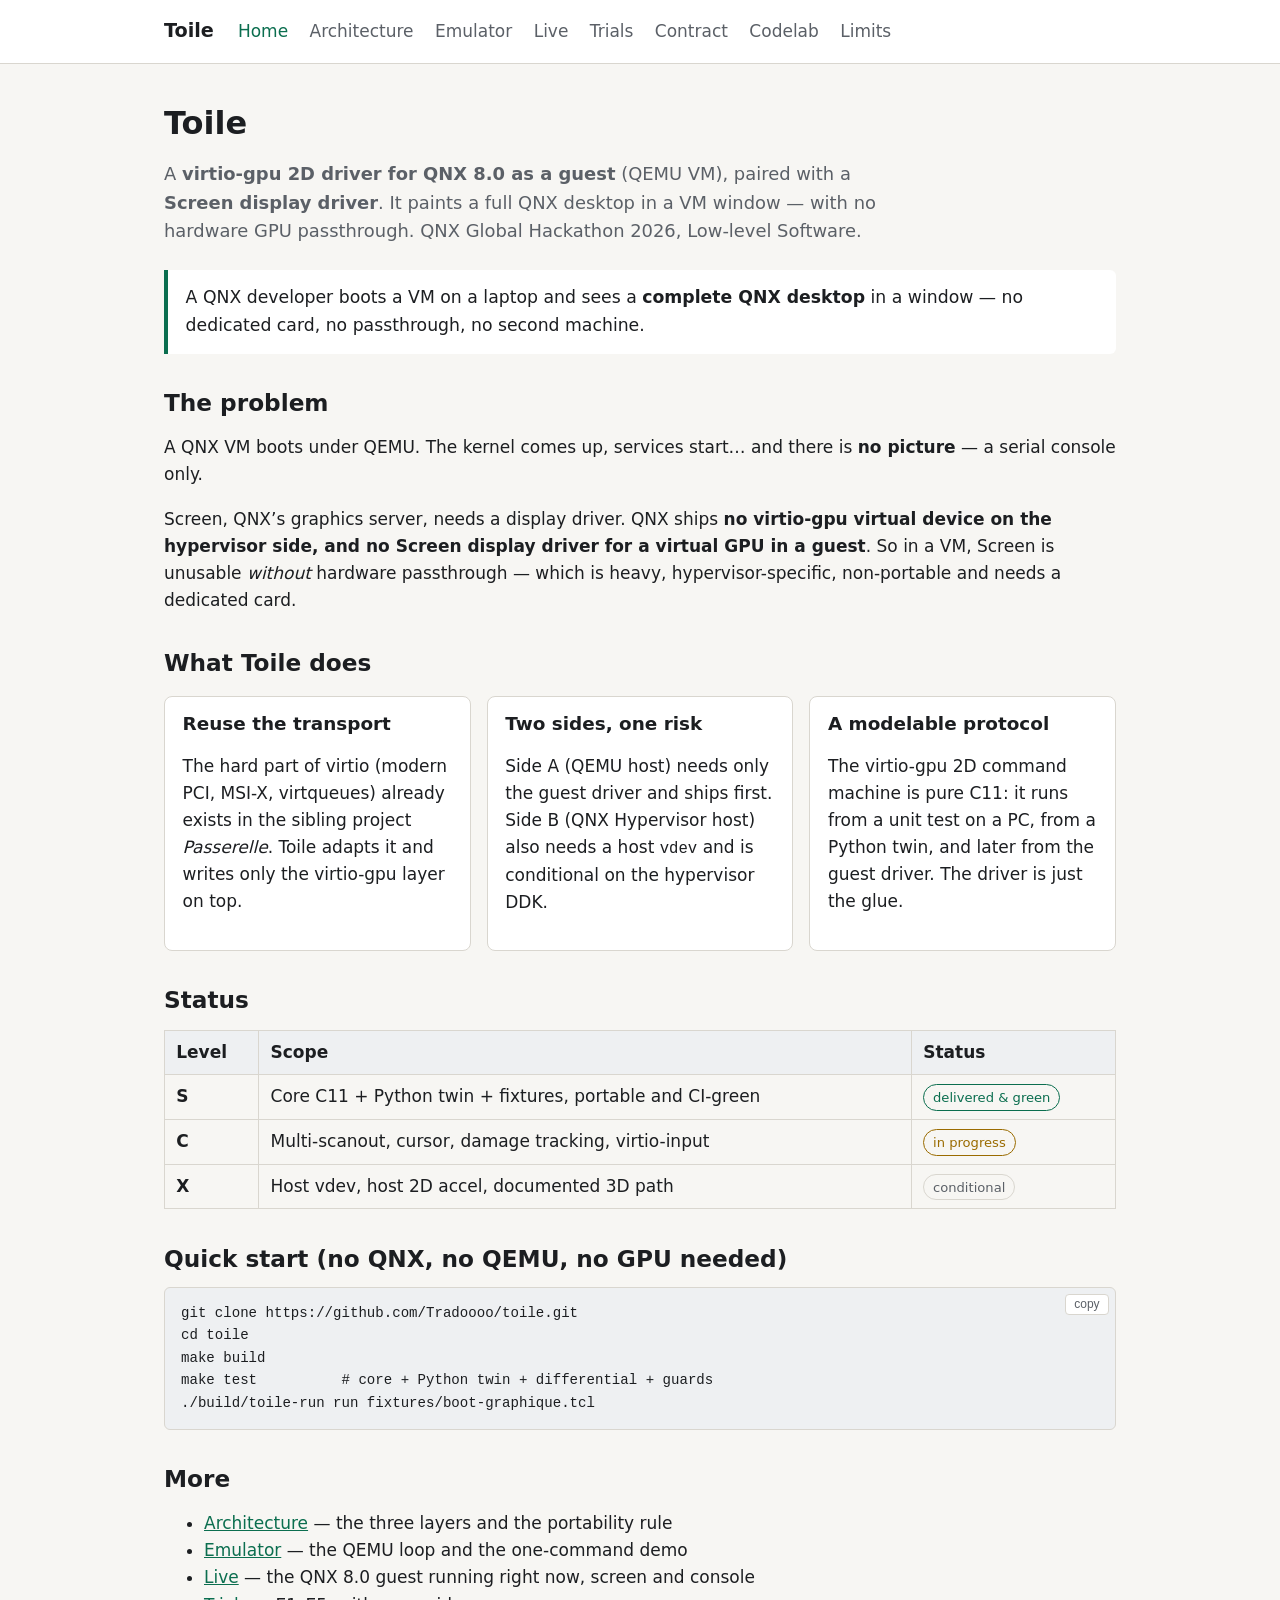
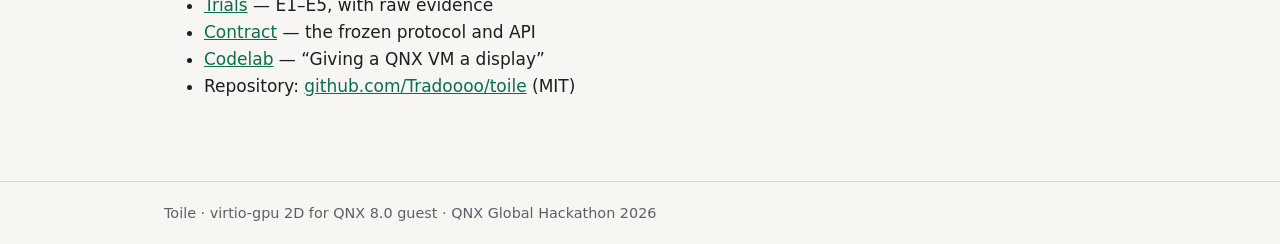
<file: site/index.html>
<!DOCTYPE html>
<html lang="en">
<head>
  <meta charset="utf-8">
  <meta name="viewport" content="width=device-width, initial-scale=1">
  <title>Toile — a display for QNX in a VM</title>
  <meta name="description" content="Toile is a virtio-gpu 2D driver for QNX 8.0 guest (QEMU VM) plus a Screen display driver: it gives a full QNX desktop in a VM with no GPU passthrough.">
  <link rel="stylesheet" href="assets/style.css">
</head>
<body>
<header class="site"><div class="wrap">
  <span class="brand">Toile</span>
  <button id="nav-toggle" aria-expanded="false" aria-controls="nav">menu</button>
  <nav id="nav" aria-label="Main">
    <a href="index.html" aria-current="page">Home</a>
    <a href="architecture.html">Architecture</a>
    <a href="emulator.html">Emulator</a>
    <a href="emulator-live.html">Live</a>
    <a href="trials.html">Trials</a>
    <a href="contract.html">Contract</a>
    <a href="codelab.html">Codelab</a>
    <a href="limits.html">Limits</a>
  </nav>
</div></header>

<main>
  <h1>Toile</h1>
  <p class="lede">A <strong>virtio-gpu 2D driver for QNX 8.0 as a guest</strong> (QEMU VM),
  paired with a <strong>Screen display driver</strong>. It paints a full QNX desktop in a
  VM window — with no hardware GPU passthrough. QNX Global Hackathon 2026, Low-level Software.</p>

  <div class="promise"><p>A QNX developer boots a VM on a laptop and sees a <strong>complete QNX
  desktop</strong> in a window — no dedicated card, no passthrough, no second machine.</p></div>

  <h2>The problem</h2>
  <p>A QNX VM boots under QEMU. The kernel comes up, services start&hellip; and there is
  <strong>no picture</strong> — a serial console only.</p>
  <p>Screen, QNX&rsquo;s graphics server, needs a display driver. QNX ships <strong>no virtio-gpu
  virtual device on the hypervisor side, and no Screen display driver for a virtual GPU in a
  guest</strong>. So in a VM, Screen is unusable <em>without</em> hardware passthrough — which is
  heavy, hypervisor-specific, non-portable and needs a dedicated card.</p>

  <h2>What Toile does</h2>
  <div class="grid">
    <div class="card"><h3>Reuse the transport</h3>
      <p>The hard part of virtio (modern PCI, MSI-X, virtqueues) already exists in the sibling
      project <em>Passerelle</em>. Toile adapts it and writes only the virtio-gpu layer on top.</p></div>
    <div class="card"><h3>Two sides, one risk</h3>
      <p>Side A (QEMU host) needs only the guest driver and ships first. Side B (QNX Hypervisor
      host) also needs a host <code>vdev</code> and is conditional on the hypervisor DDK.</p></div>
    <div class="card"><h3>A modelable protocol</h3>
      <p>The virtio-gpu 2D command machine is pure C11: it runs from a unit test on a PC, from a
      Python twin, and later from the guest driver. The driver is just the glue.</p></div>
  </div>

  <h2>Status</h2>
  <table>
    <tr><th>Level</th><th>Scope</th><th>Status</th></tr>
    <tr><td><strong>S</strong></td><td>Core C11 + Python twin + fixtures, portable and CI-green</td><td><span class="badge pos">delivered &amp; green</span></td></tr>
    <tr><td><strong>C</strong></td><td>Multi-scanout, cursor, damage tracking, virtio-input</td><td><span class="badge part">in progress</span></td></tr>
    <tr><td><strong>X</strong></td><td>Host vdev, host 2D accel, documented 3D path</td><td><span class="badge na">conditional</span></td></tr>
  </table>

  <h2>Quick start (no QNX, no QEMU, no GPU needed)</h2>
  <pre><code>git clone https://github.com/Tradoooo/toile.git
cd toile
make build
make test          # core + Python twin + differential + guards
./build/toile-run run fixtures/boot-graphique.tcl</code></pre>

  <h2>More</h2>
  <ul>
    <li><a href="architecture.html">Architecture</a> — the three layers and the portability rule</li>
    <li><a href="emulator.html">Emulator</a> — the QEMU loop and the one-command demo</li>
    <li><a href="emulator-live.html">Live</a> — the QNX 8.0 guest running right now, screen and console</li>
    <li><a href="trials.html">Trials</a> — E1&ndash;E5, with raw evidence</li>
    <li><a href="contract.html">Contract</a> — the frozen protocol and API</li>
    <li><a href="codelab.html">Codelab</a> — &ldquo;Giving a QNX VM a display&rdquo;</li>
    <li>Repository: <a href="https://github.com/Tradoooo/toile">github.com/Tradoooo/toile</a> (MIT)</li>
  </ul>
</main>

<footer class="site"><div class="wrap">Toile &middot; virtio-gpu 2D for QNX 8.0 guest &middot; QNX Global Hackathon 2026</div></footer>
<script src="assets/site.js"></script>
</body>
</html>
</file>
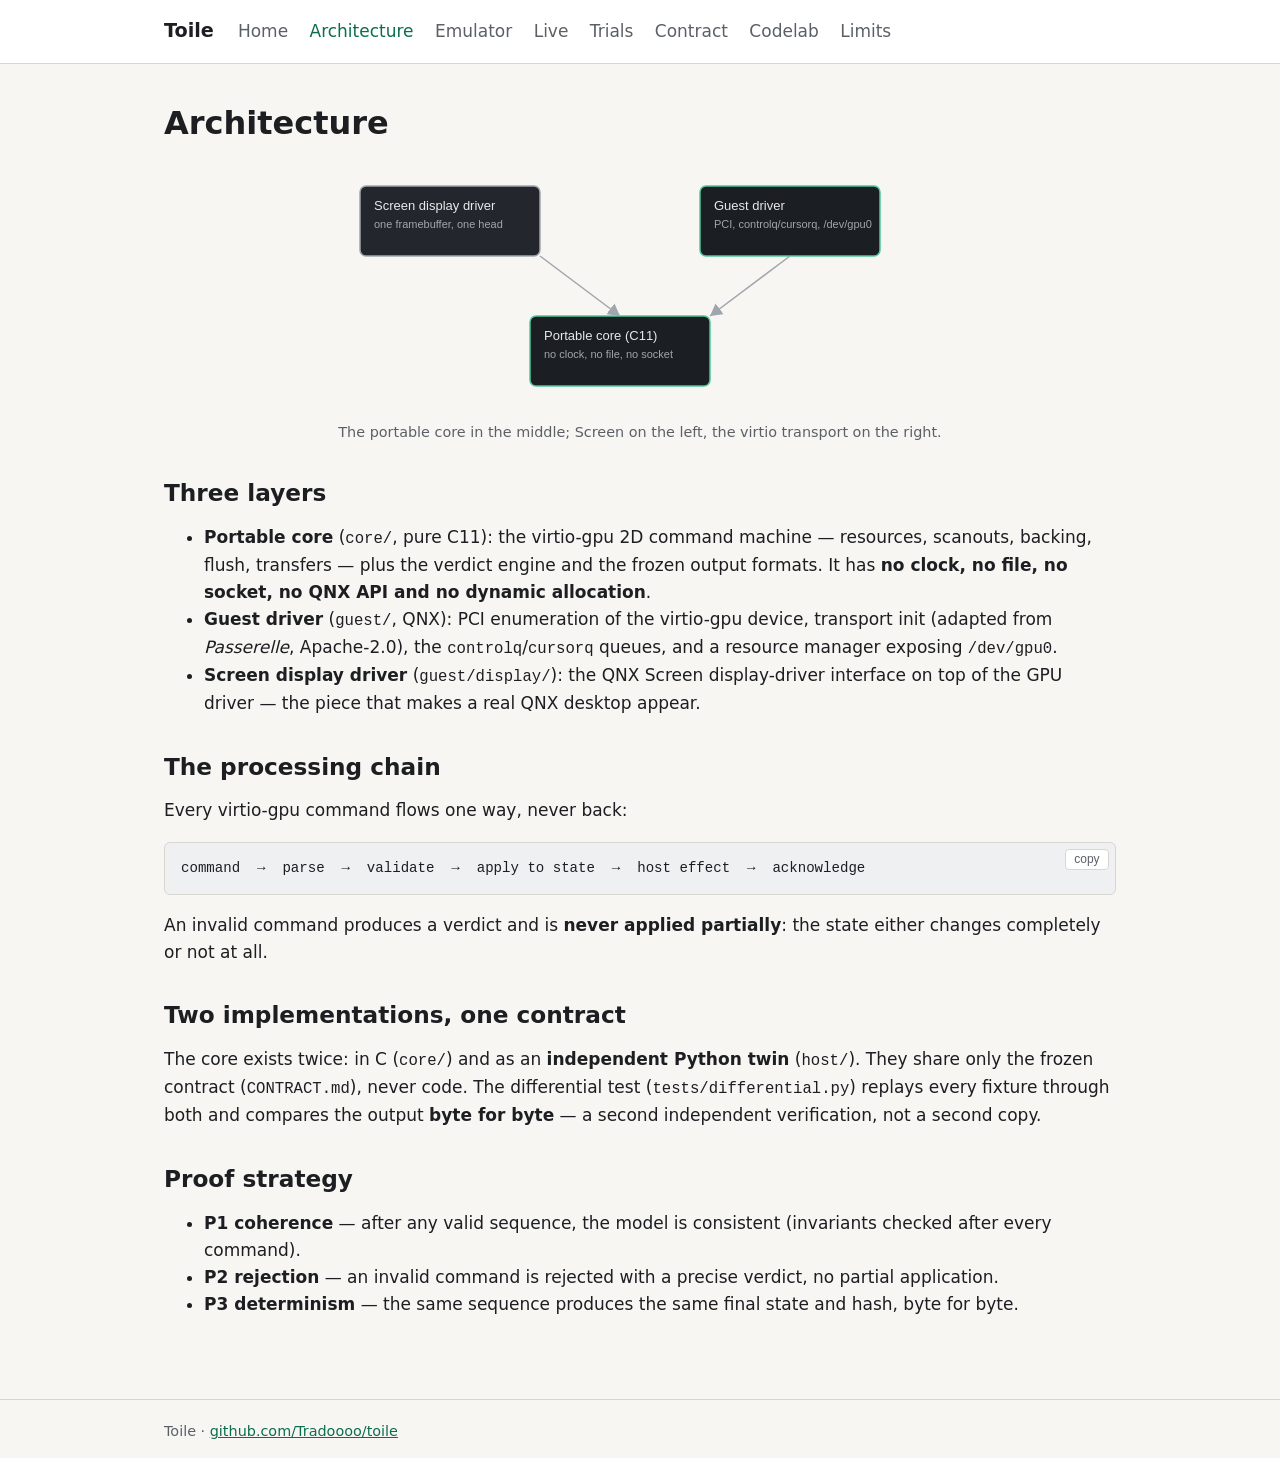
<file: site/architecture.html>
<!DOCTYPE html>
<html lang="en">
<head>
  <meta charset="utf-8">
  <meta name="viewport" content="width=device-width, initial-scale=1">
  <title>Toile — architecture</title>
  <meta name="description" content="Toile architecture: portable C11 core, QNX guest driver, Screen display driver, and the differential Python twin.">
  <link rel="stylesheet" href="assets/style.css">
</head>
<body>
<header class="site"><div class="wrap">
  <span class="brand">Toile</span>
  <button id="nav-toggle" aria-expanded="false" aria-controls="nav">menu</button>
  <nav id="nav" aria-label="Main">
    <a href="index.html">Home</a>
    <a href="architecture.html" aria-current="page">Architecture</a>
    <a href="emulator.html">Emulator</a>
    <a href="emulator-live.html">Live</a>
    <a href="trials.html">Trials</a>
    <a href="contract.html">Contract</a>
    <a href="codelab.html">Codelab</a>
    <a href="limits.html">Limits</a>
  </nav>
</div></header>

<main>
  <h1>Architecture</h1>

  <figure>
    <svg width="600" height="240" viewBox="0 0 600 240" role="img"
         aria-label="Three layers: portable core, guest driver, Screen display driver.">
      <style>
        .box { fill: #1b1e23; stroke: #4fc89a; stroke-width: 1.5; }
        .box.lt { fill: #23272d; stroke: #a0a6ad; }
        .t { fill: #e8e9eb; font: 13px sans-serif; }
        .d { fill: #a0a6ad; font: 11px sans-serif; }
        .a { stroke: #a0a6ad; stroke-width: 1.5; marker-end: url(#arr); fill: none; }
      </style>
      <defs>
        <marker id="arr" markerWidth="9" markerHeight="9" refX="8" refY="4.5" orient="auto">
          <path d="M0,0 L8,4.5 L0,9 z" fill="#a0a6ad"/>
        </marker>
      </defs>
      <rect class="box lt" x="20" y="20" width="180" height="70" rx="6"/>
      <text class="t" x="34" y="44">Screen display driver</text>
      <text class="d" x="34" y="62">one framebuffer, one head</text>
      <rect class="box" x="360" y="20" width="180" height="70" rx="6"/>
      <text class="t" x="374" y="44">Guest driver</text>
      <text class="d" x="374" y="62">PCI, controlq/cursorq, /dev/gpu0</text>
      <rect class="box" x="190" y="150" width="180" height="70" rx="6"/>
      <text class="t" x="204" y="174">Portable core (C11)</text>
      <text class="d" x="204" y="192">no clock, no file, no socket</text>
      <path class="a" d="M200,90 L280,150"/>
      <path class="a" d="M450,90 L370,150"/>
    </svg>
    <figcaption>The portable core in the middle; Screen on the left, the virtio transport on the right.</figcaption>
  </figure>

  <h2>Three layers</h2>
  <ul>
    <li><strong>Portable core</strong> (<code>core/</code>, pure C11): the virtio-gpu 2D command machine —
    resources, scanouts, backing, flush, transfers — plus the verdict engine and the frozen output
    formats. It has <strong>no clock, no file, no socket, no QNX API and no dynamic allocation</strong>.</li>
    <li><strong>Guest driver</strong> (<code>guest/</code>, QNX): PCI enumeration of the virtio-gpu device,
    transport init (adapted from <em>Passerelle</em>, Apache-2.0), the <code>controlq</code>/<code>cursorq</code>
    queues, and a resource manager exposing <code>/dev/gpu0</code>.</li>
    <li><strong>Screen display driver</strong> (<code>guest/display/</code>): the QNX Screen display-driver
    interface on top of the GPU driver — the piece that makes a real QNX desktop appear.</li>
  </ul>

  <h2>The processing chain</h2>
  <p>Every virtio-gpu command flows one way, never back:</p>
  <pre><code>command  &rarr;  parse  &rarr;  validate  &rarr;  apply to state  &rarr;  host effect  &rarr;  acknowledge</code></pre>
  <p>An invalid command produces a verdict and is <strong>never applied partially</strong>: the state either
  changes completely or not at all.</p>

  <h2>Two implementations, one contract</h2>
  <p>The core exists twice: in C (<code>core/</code>) and as an <strong>independent Python twin</strong>
  (<code>host/</code>). They share only the frozen contract (<code>CONTRACT.md</code>), never code. The
  differential test (<code>tests/differential.py</code>) replays every fixture through both and compares the
  output <strong>byte for byte</strong> — a second independent verification, not a second copy.</p>

  <h2>Proof strategy</h2>
  <ul>
    <li><strong>P1 coherence</strong> — after any valid sequence, the model is consistent (invariants checked after every command).</li>
    <li><strong>P2 rejection</strong> — an invalid command is rejected with a precise verdict, no partial application.</li>
    <li><strong>P3 determinism</strong> — the same sequence produces the same final state and hash, byte for byte.</li>
  </ul>
</main>

<footer class="site"><div class="wrap">Toile &middot; <a href="https://github.com/Tradoooo/toile">github.com/Tradoooo/toile</a></div></footer>
<script src="assets/site.js"></script>
</body>
</html>
</file>
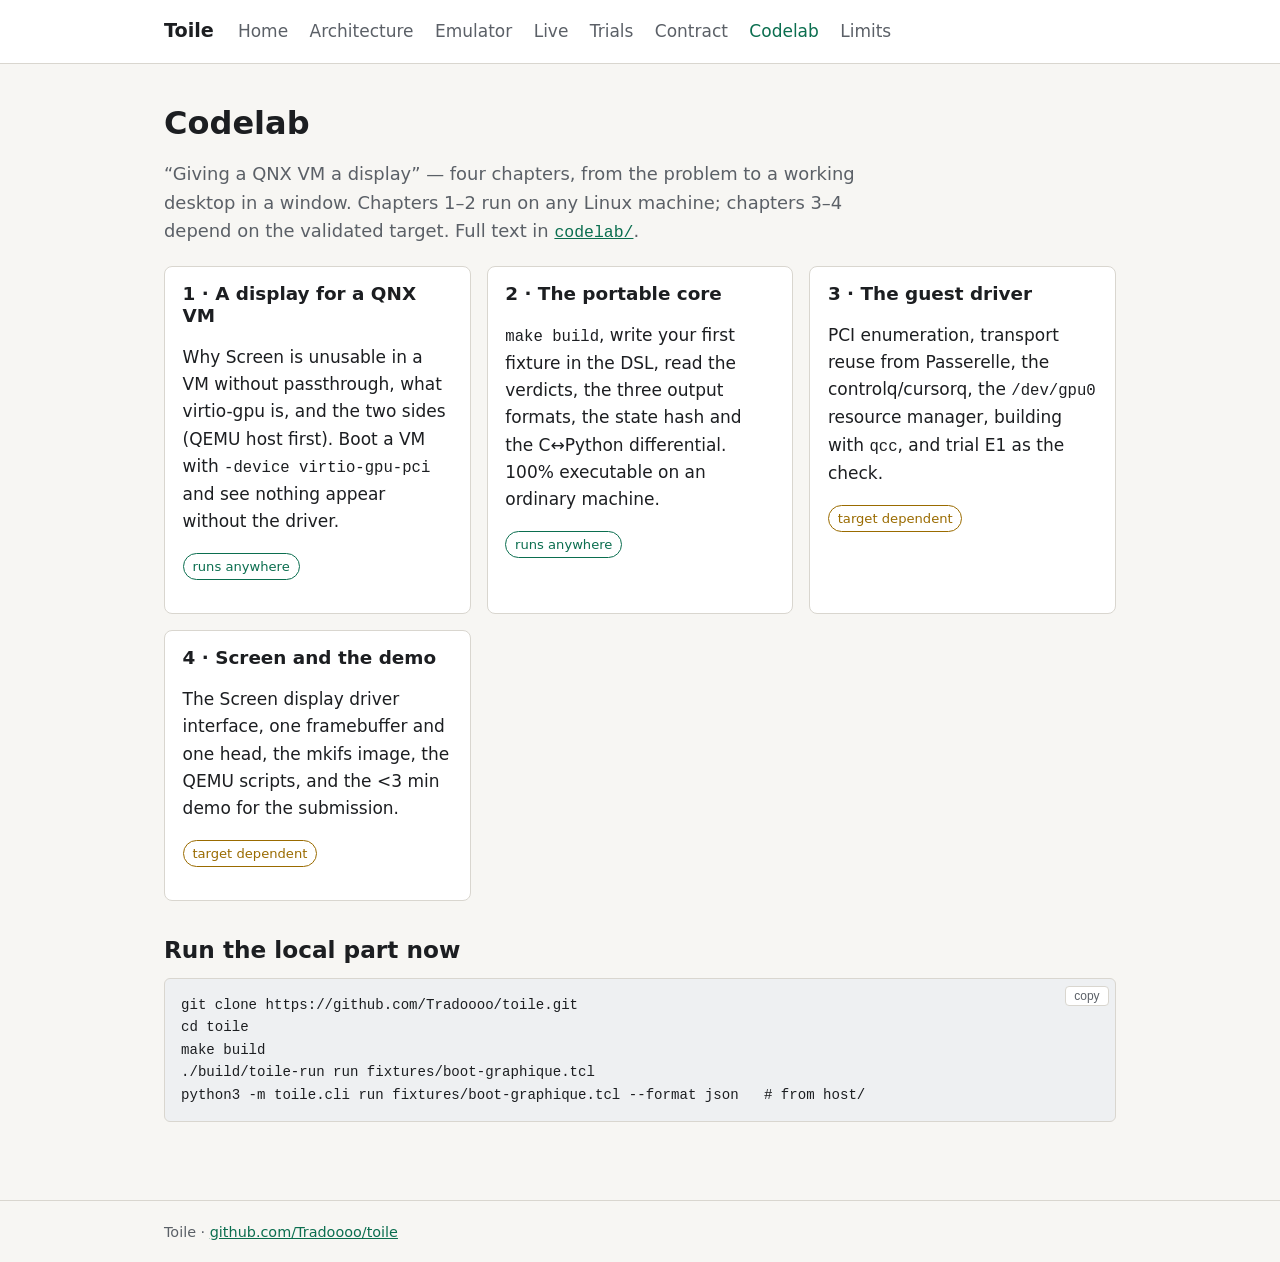
<file: site/codelab.html>
<!DOCTYPE html>
<html lang="en">
<head>
  <meta charset="utf-8">
  <meta name="viewport" content="width=device-width, initial-scale=1">
  <title>Toile — codelab</title>
  <meta name="description" content="The Toile codelab: Giving a QNX VM a display, in four chapters.">
  <link rel="stylesheet" href="assets/style.css">
</head>
<body>
<header class="site"><div class="wrap">
  <span class="brand">Toile</span>
  <button id="nav-toggle" aria-expanded="false" aria-controls="nav">menu</button>
  <nav id="nav" aria-label="Main">
    <a href="index.html">Home</a>
    <a href="architecture.html">Architecture</a>
    <a href="emulator.html">Emulator</a>
    <a href="emulator-live.html">Live</a>
    <a href="trials.html">Trials</a>
    <a href="contract.html">Contract</a>
    <a href="codelab.html" aria-current="page">Codelab</a>
    <a href="limits.html">Limits</a>
  </nav>
</div></header>

<main>
  <h1>Codelab</h1>
  <p class="lede">&ldquo;Giving a QNX VM a display&rdquo; — four chapters, from the problem to a working
  desktop in a window. Chapters 1&ndash;2 run on any Linux machine; chapters 3&ndash;4 depend on the
  validated target. Full text in <a href="https://github.com/Tradoooo/toile/tree/main/codelab"><code>codelab/</code></a>.</p>

  <div class="grid">
    <div class="card"><h3>1 &middot; A display for a QNX VM</h3>
      <p>Why Screen is unusable in a VM without passthrough, what virtio-gpu is, and the two sides (QEMU
      host first). Boot a VM with <code>-device virtio-gpu-pci</code> and see nothing appear without the driver.</p>
      <p><span class="badge pos">runs anywhere</span></p></div>
    <div class="card"><h3>2 &middot; The portable core</h3>
      <p><code>make build</code>, write your first fixture in the DSL, read the verdicts, the three output
      formats, the state hash and the C&harr;Python differential. 100% executable on an ordinary machine.</p>
      <p><span class="badge pos">runs anywhere</span></p></div>
    <div class="card"><h3>3 &middot; The guest driver</h3>
      <p>PCI enumeration, transport reuse from Passerelle, the controlq/cursorq, the <code>/dev/gpu0</code>
      resource manager, building with <code>qcc</code>, and trial E1 as the check.</p>
      <p><span class="badge part">target dependent</span></p></div>
    <div class="card"><h3>4 &middot; Screen and the demo</h3>
      <p>The Screen display driver interface, one framebuffer and one head, the mkifs image, the QEMU scripts,
      and the &lt;3&nbsp;min demo for the submission.</p>
      <p><span class="badge part">target dependent</span></p></div>
  </div>

  <h2>Run the local part now</h2>
  <pre><code>git clone https://github.com/Tradoooo/toile.git
cd toile
make build
./build/toile-run run fixtures/boot-graphique.tcl
python3 -m toile.cli run fixtures/boot-graphique.tcl --format json   # from host/</code></pre>
</main>

<footer class="site"><div class="wrap">Toile &middot; <a href="https://github.com/Tradoooo/toile">github.com/Tradoooo/toile</a></div></footer>
<script src="assets/site.js"></script>
</body>
</html>
</file>
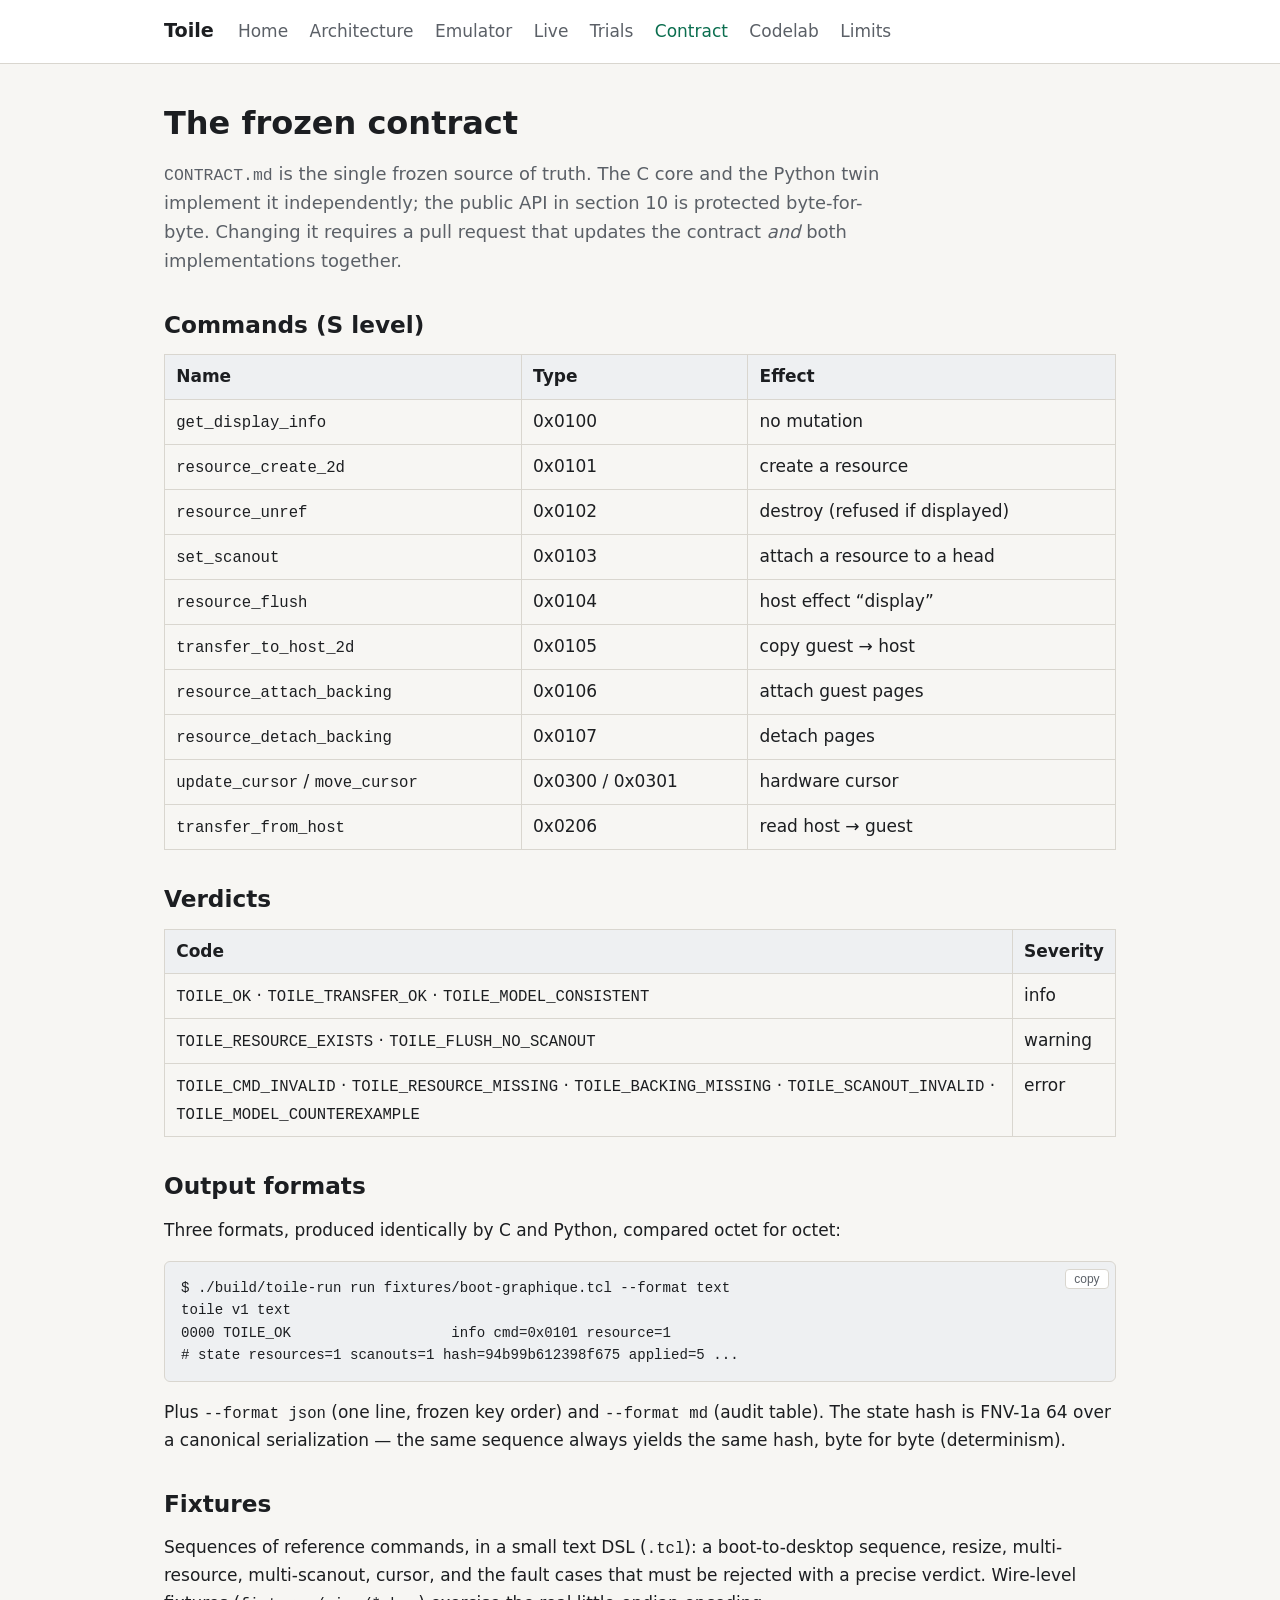
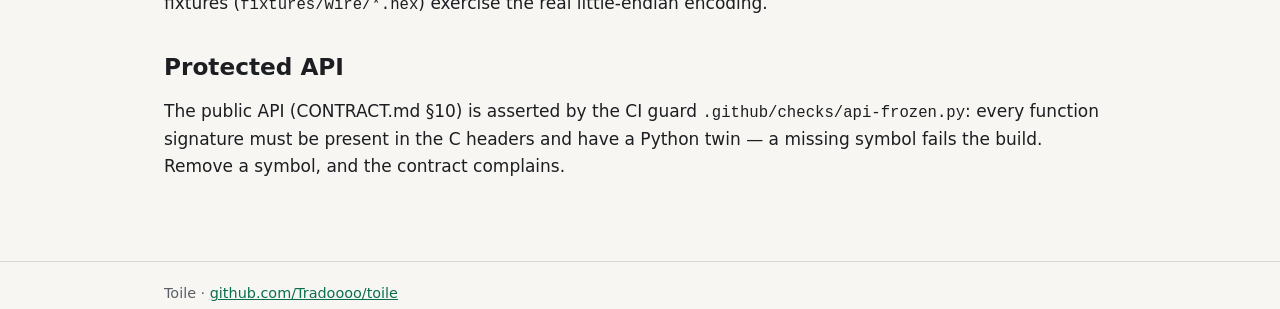
<file: site/contract.html>
<!DOCTYPE html>
<html lang="en">
<head>
  <meta charset="utf-8">
  <meta name="viewport" content="width=device-width, initial-scale=1">
  <title>Toile — the frozen contract</title>
  <meta name="description" content="Toile's frozen contract: commands, verdicts, output formats, state hash and the protected public API.">
  <link rel="stylesheet" href="assets/style.css">
</head>
<body>
<header class="site"><div class="wrap">
  <span class="brand">Toile</span>
  <button id="nav-toggle" aria-expanded="false" aria-controls="nav">menu</button>
  <nav id="nav" aria-label="Main">
    <a href="index.html">Home</a>
    <a href="architecture.html">Architecture</a>
    <a href="emulator.html">Emulator</a>
    <a href="emulator-live.html">Live</a>
    <a href="trials.html">Trials</a>
    <a href="contract.html" aria-current="page">Contract</a>
    <a href="codelab.html">Codelab</a>
    <a href="limits.html">Limits</a>
  </nav>
</div></header>

<main>
  <h1>The frozen contract</h1>
  <p class="lede"><code>CONTRACT.md</code> is the single frozen source of truth. The C core and the Python
  twin implement it independently; the public API in section 10 is protected byte-for-byte. Changing it
  requires a pull request that updates the contract <em>and</em> both implementations together.</p>

  <h2>Commands (S level)</h2>
  <table>
    <tr><th>Name</th><th>Type</th><th>Effect</th></tr>
    <tr><td><code>get_display_info</code></td><td>0x0100</td><td>no mutation</td></tr>
    <tr><td><code>resource_create_2d</code></td><td>0x0101</td><td>create a resource</td></tr>
    <tr><td><code>resource_unref</code></td><td>0x0102</td><td>destroy (refused if displayed)</td></tr>
    <tr><td><code>set_scanout</code></td><td>0x0103</td><td>attach a resource to a head</td></tr>
    <tr><td><code>resource_flush</code></td><td>0x0104</td><td>host effect &ldquo;display&rdquo;</td></tr>
    <tr><td><code>transfer_to_host_2d</code></td><td>0x0105</td><td>copy guest &rarr; host</td></tr>
    <tr><td><code>resource_attach_backing</code></td><td>0x0106</td><td>attach guest pages</td></tr>
    <tr><td><code>resource_detach_backing</code></td><td>0x0107</td><td>detach pages</td></tr>
    <tr><td><code>update_cursor</code> / <code>move_cursor</code></td><td>0x0300 / 0x0301</td><td>hardware cursor</td></tr>
    <tr><td><code>transfer_from_host</code></td><td>0x0206</td><td>read host &rarr; guest</td></tr>
  </table>

  <h2>Verdicts</h2>
  <table>
    <tr><th>Code</th><th>Severity</th></tr>
    <tr><td><code>TOILE_OK</code> &middot; <code>TOILE_TRANSFER_OK</code> &middot; <code>TOILE_MODEL_CONSISTENT</code></td><td>info</td></tr>
    <tr><td><code>TOILE_RESOURCE_EXISTS</code> &middot; <code>TOILE_FLUSH_NO_SCANOUT</code></td><td>warning</td></tr>
    <tr><td><code>TOILE_CMD_INVALID</code> &middot; <code>TOILE_RESOURCE_MISSING</code> &middot; <code>TOILE_BACKING_MISSING</code> &middot; <code>TOILE_SCANOUT_INVALID</code> &middot; <code>TOILE_MODEL_COUNTEREXAMPLE</code></td><td>error</td></tr>
  </table>

  <h2>Output formats</h2>
  <p>Three formats, produced identically by C and Python, compared octet for octet:</p>
  <pre><code>$ ./build/toile-run run fixtures/boot-graphique.tcl --format text
toile v1 text
0000 TOILE_OK                   info cmd=0x0101 resource=1
# state resources=1 scanouts=1 hash=94b99b612398f675 applied=5 ...</code></pre>
  <p>Plus <code>--format json</code> (one line, frozen key order) and <code>--format md</code> (audit table).
  The state hash is FNV-1a 64 over a canonical serialization — the same sequence always yields the same
  hash, byte for byte (determinism).</p>

  <h2>Fixtures</h2>
  <p>Sequences of reference commands, in a small text DSL (<code>.tcl</code>): a boot-to-desktop sequence,
  resize, multi-resource, multi-scanout, cursor, and the fault cases that must be rejected with a precise
  verdict. Wire-level fixtures (<code>fixtures/wire/*.hex</code>) exercise the real little-endian encoding.</p>

  <h2>Protected API</h2>
  <p>The public API (CONTRACT.md &sect;10) is asserted by the CI guard <code>.github/checks/api-frozen.py</code>:
  every function signature must be present in the C headers and have a Python twin &mdash; a missing symbol
  fails the build. Remove a symbol, and the contract complains.</p>
</main>

<footer class="site"><div class="wrap">Toile &middot; <a href="https://github.com/Tradoooo/toile">github.com/Tradoooo/toile</a></div></footer>
<script src="assets/site.js"></script>
</body>
</html>
</file>
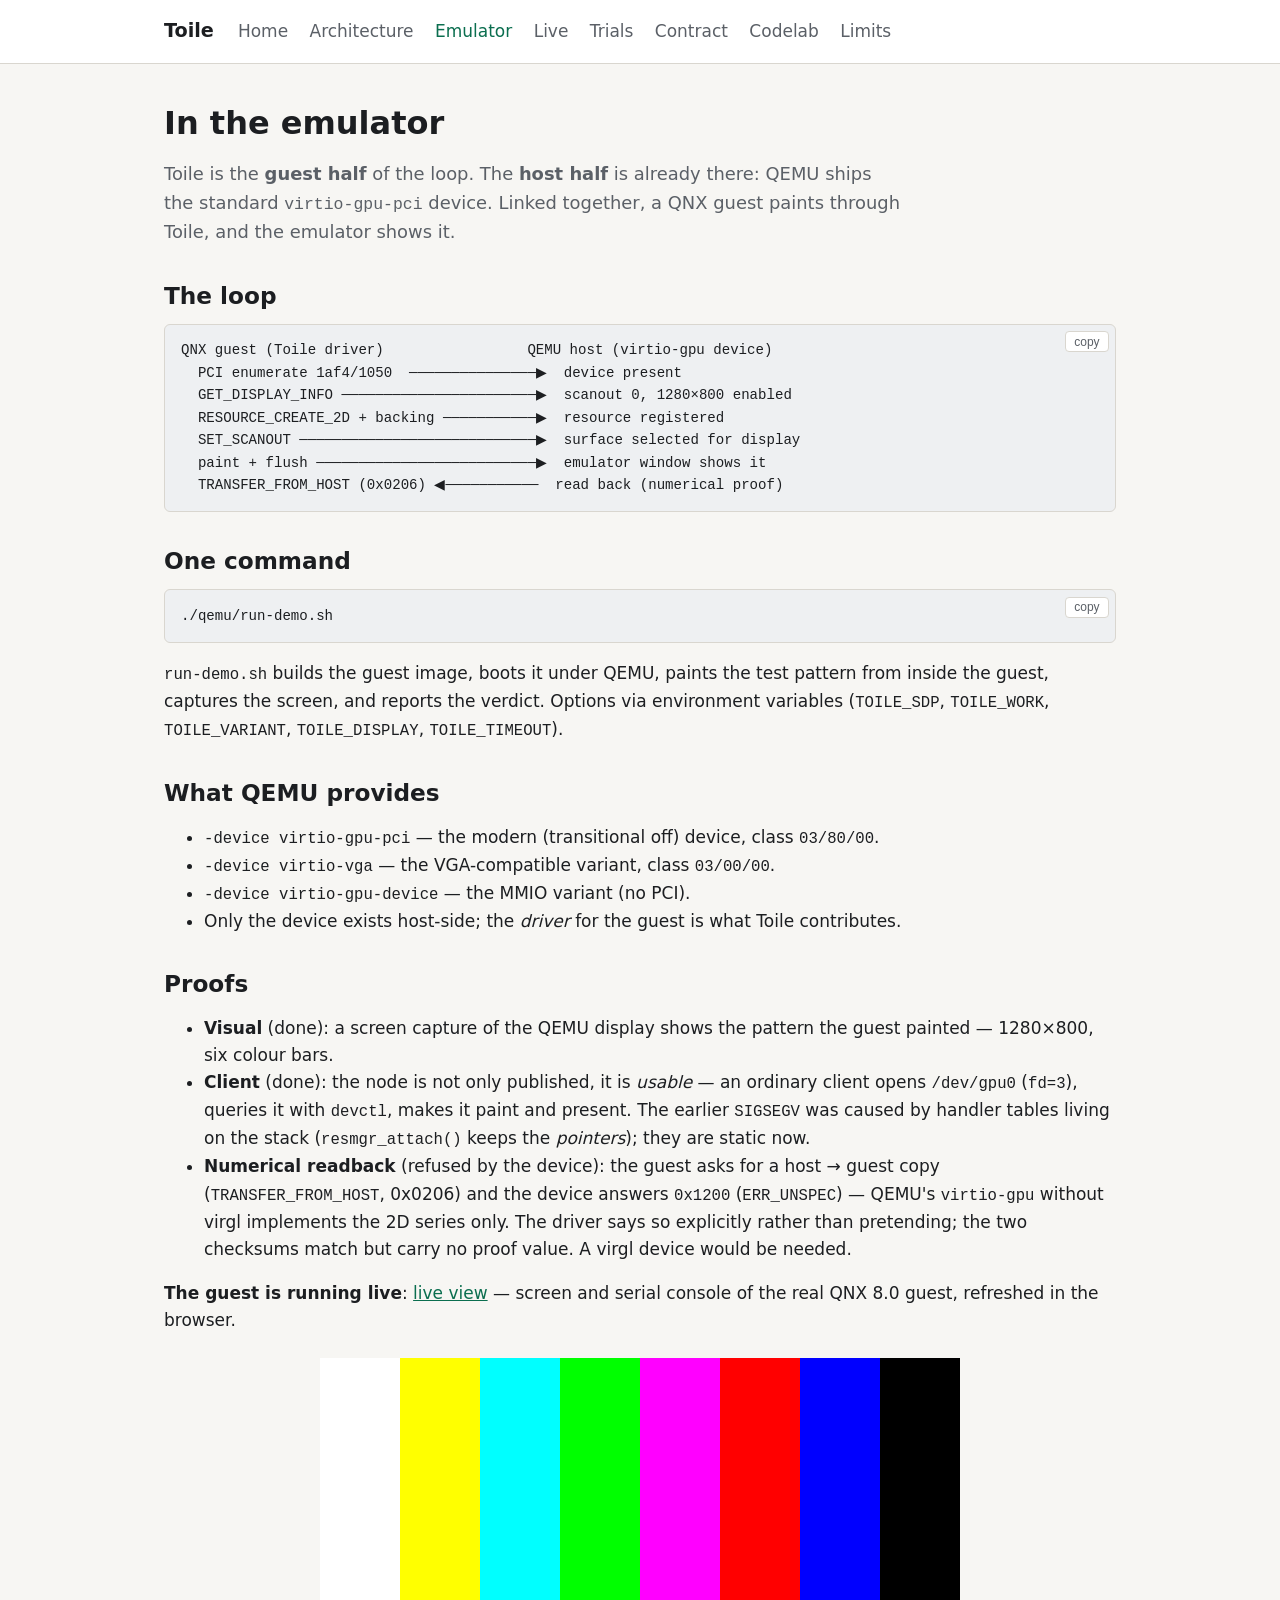
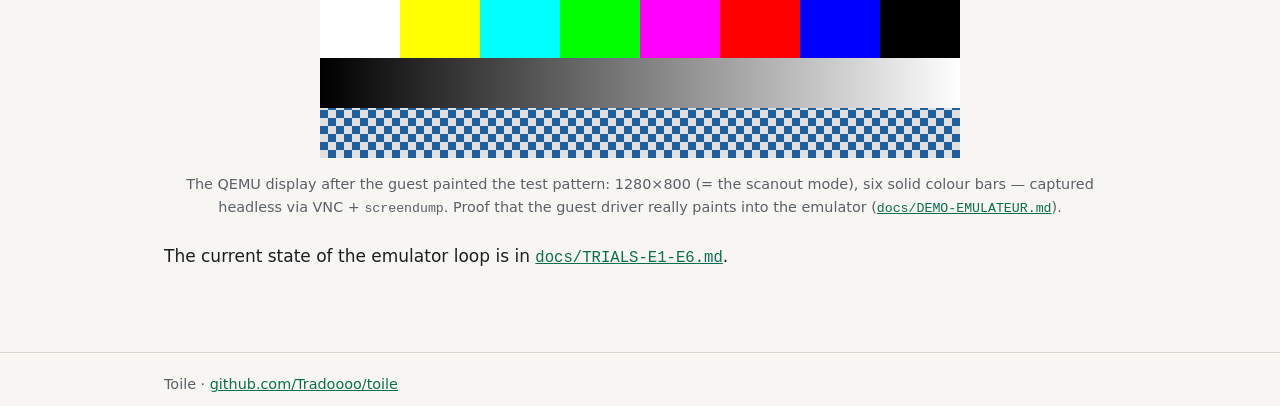
<file: site/emulator.html>
<!DOCTYPE html>
<html lang="en">
<head>
  <meta charset="utf-8">
  <meta name="viewport" content="width=device-width, initial-scale=1">
  <title>Toile — in the emulator (QEMU)</title>
  <meta name="description" content="How Toile links the QNX guest driver to the QEMU emulator, and the proofs (numerical readback and screen capture).">
  <link rel="stylesheet" href="assets/style.css">
</head>
<body>
<header class="site"><div class="wrap">
  <span class="brand">Toile</span>
  <button id="nav-toggle" aria-expanded="false" aria-controls="nav">menu</button>
  <nav id="nav" aria-label="Main">
    <a href="index.html">Home</a>
    <a href="architecture.html">Architecture</a>
    <a href="emulator.html" aria-current="page">Emulator</a>
    <a href="emulator-live.html">Live</a>
    <a href="trials.html">Trials</a>
    <a href="contract.html">Contract</a>
    <a href="codelab.html">Codelab</a>
    <a href="limits.html">Limits</a>
  </nav>
</div></header>

<main>
  <h1>In the emulator</h1>
  <p class="lede">Toile is the <strong>guest half</strong> of the loop. The <strong>host half</strong> is
  already there: QEMU ships the standard <code>virtio-gpu-pci</code> device. Linked together, a QNX guest
  paints through Toile, and the emulator shows it.</p>

  <h2>The loop</h2>
  <pre><code>QNX guest (Toile driver)                 QEMU host (virtio-gpu device)
  PCI enumerate 1af4/1050  ───────────────▶  device present
  GET_DISPLAY_INFO ───────────────────────▶  scanout 0, 1280×800 enabled
  RESOURCE_CREATE_2D + backing ───────────▶  resource registered
  SET_SCANOUT ────────────────────────────▶  surface selected for display
  paint + flush ──────────────────────────▶  emulator window shows it
  TRANSFER_FROM_HOST (0x0206) ◀───────────  read back (numerical proof)</code></pre>

  <h2>One command</h2>
  <pre><code>./qemu/run-demo.sh</code></pre>
  <p><code>run-demo.sh</code> builds the guest image, boots it under QEMU, paints the test pattern from
  inside the guest, captures the screen, and reports the verdict. Options via environment variables
  (<code>TOILE_SDP</code>, <code>TOILE_WORK</code>, <code>TOILE_VARIANT</code>, <code>TOILE_DISPLAY</code>,
  <code>TOILE_TIMEOUT</code>).</p>

  <h2>What QEMU provides</h2>
  <ul>
    <li><code>-device virtio-gpu-pci</code> — the modern (transitional off) device, class <code>03/80/00</code>.</li>
    <li><code>-device virtio-vga</code> — the VGA-compatible variant, class <code>03/00/00</code>.</li>
    <li><code>-device virtio-gpu-device</code> — the MMIO variant (no PCI).</li>
    <li>Only the device exists host-side; the <em>driver</em> for the guest is what Toile contributes.</li>
  </ul>

  <h2>Proofs</h2>
  <ul>
    <li><strong>Visual</strong> (done): a screen capture of the QEMU display shows the pattern the guest
    painted — 1280&times;800, six colour bars.</li>
    <li><strong>Client</strong> (done): the node is not only published, it is <em>usable</em> — an ordinary
    client opens <code>/dev/gpu0</code> (<code>fd=3</code>), queries it with <code>devctl</code>, makes it
    paint and present. The earlier <code>SIGSEGV</code> was caused by handler tables living on the stack
    (<code>resmgr_attach()</code> keeps the <em>pointers</em>); they are static now.</li>
    <li><strong>Numerical readback</strong> (refused by the device): the guest asks for a host&nbsp;&rarr;&nbsp;guest
    copy (<code>TRANSFER_FROM_HOST</code>, 0x0206) and the device answers <code>0x1200</code>
    (<code>ERR_UNSPEC</code>) — QEMU's <code>virtio-gpu</code> without virgl implements the 2D series only.
    The driver says so explicitly rather than pretending; the two checksums match but carry no proof
    value. A virgl device would be needed.</li>
  </ul>
  <p><strong>The guest is running live</strong>: <a href="emulator-live.html">live view</a> — screen and
  serial console of the real QNX 8.0 guest, refreshed in the browser.</p>
  <figure>
    <img src="assets/toile-mire.png" alt="QEMU window showing the Toile test pattern, 1280 by 800, six coloured bars" width="640" height="400">
    <figcaption>The QEMU display after the guest painted the test pattern:
    1280&times;800 (= the scanout mode), six solid colour bars — captured headless via VNC +
    <code>screendump</code>. Proof that the guest driver really paints into the emulator
    (<a href="https://github.com/Tradoooo/toile/blob/main/docs/DEMO-EMULATEUR.md"><code>docs/DEMO-EMULATEUR.md</code></a>).</figcaption>
  </figure>

  <p>The current state of the emulator loop is in
  <a href="https://github.com/Tradoooo/toile/blob/main/docs/TRIALS-E1-E6.md"><code>docs/TRIALS-E1-E6.md</code></a>.</p>
</main>

<footer class="site"><div class="wrap">Toile &middot; <a href="https://github.com/Tradoooo/toile">github.com/Tradoooo/toile</a></div></footer>
<script src="assets/site.js"></script>
</body>
</html>
</file>
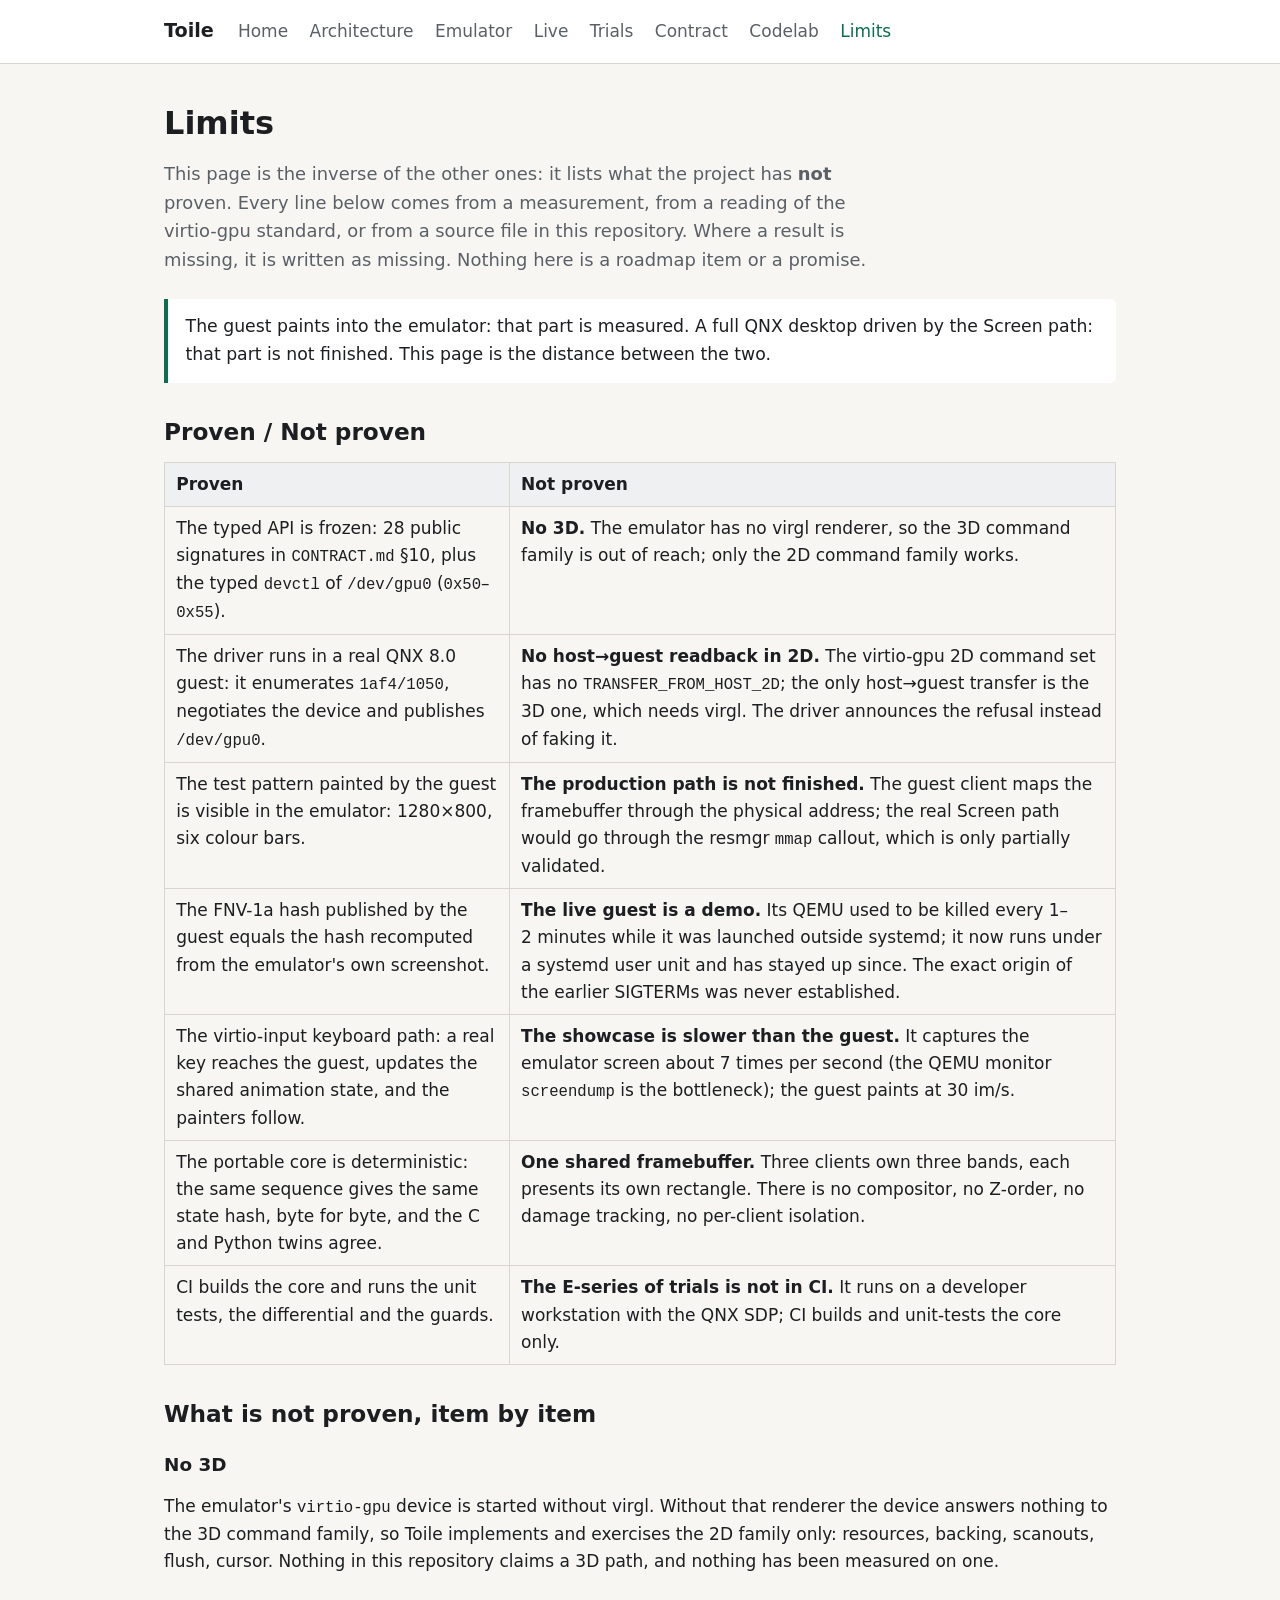
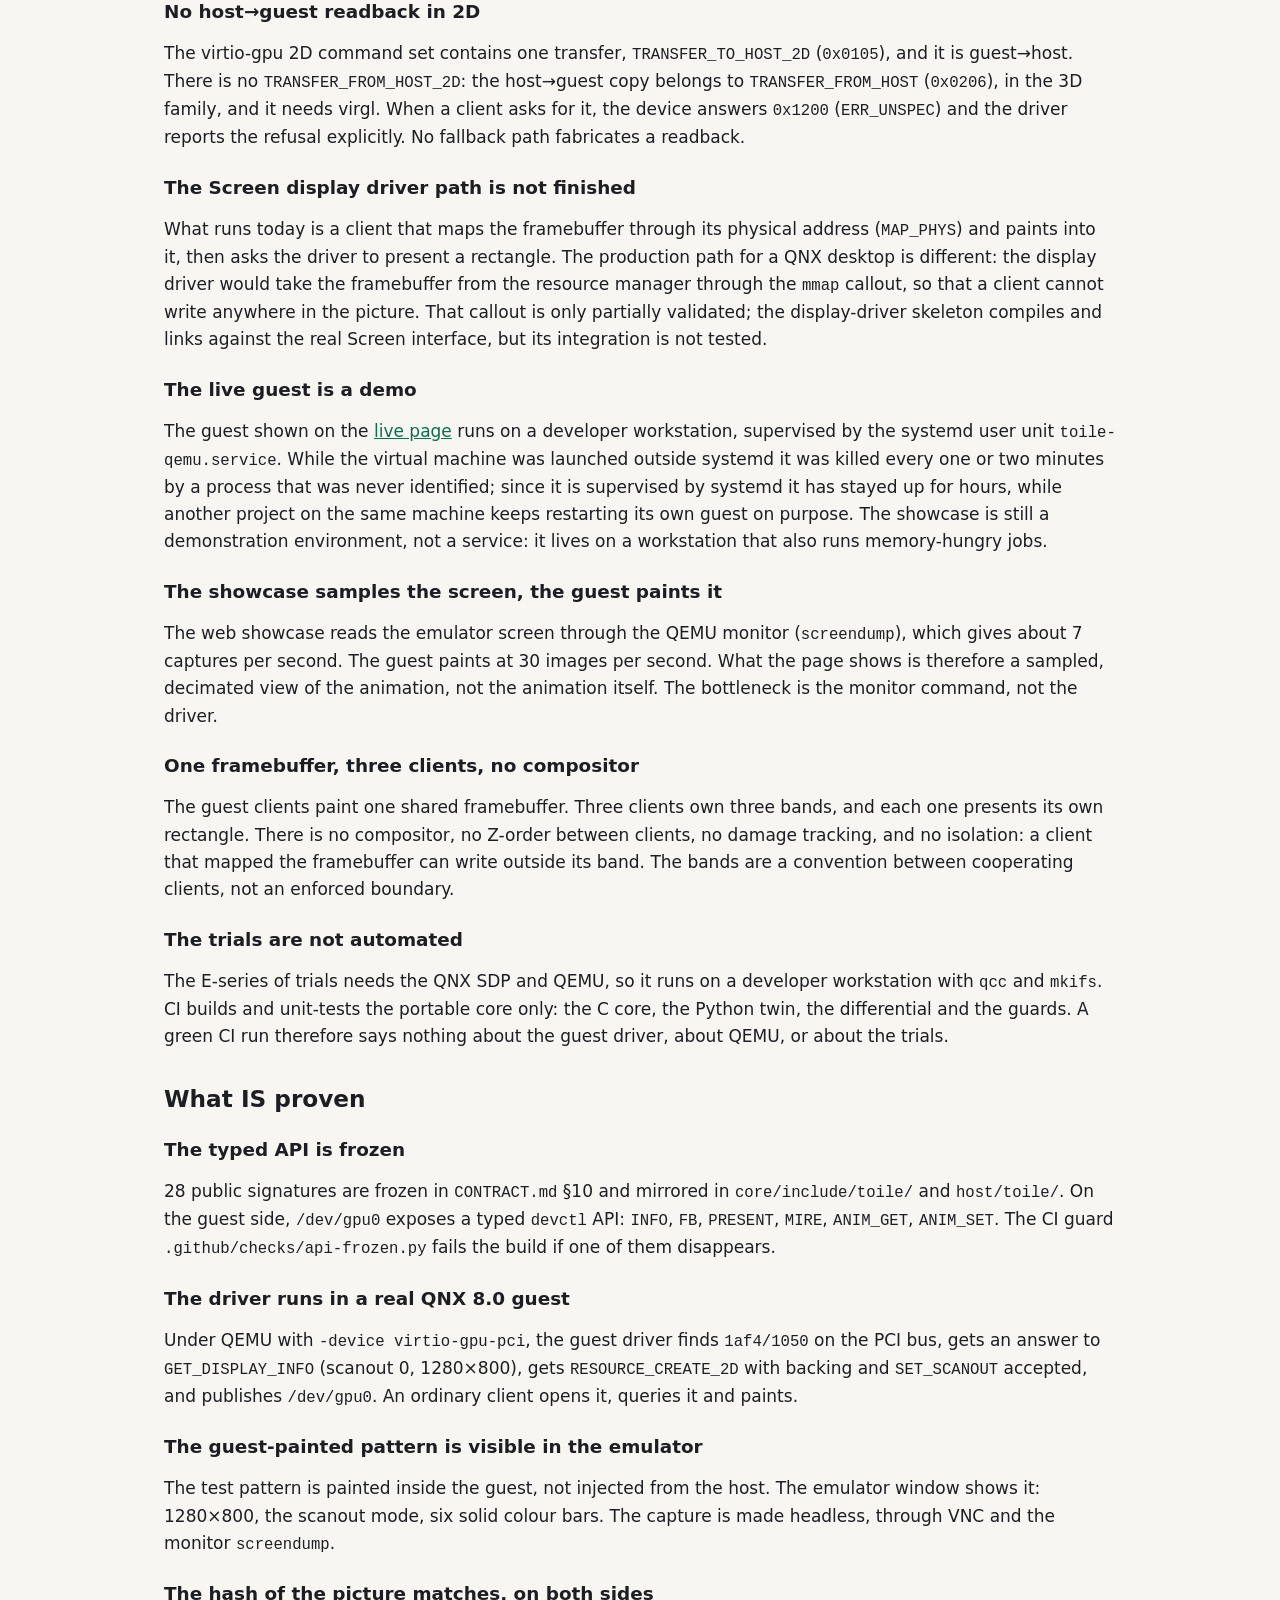
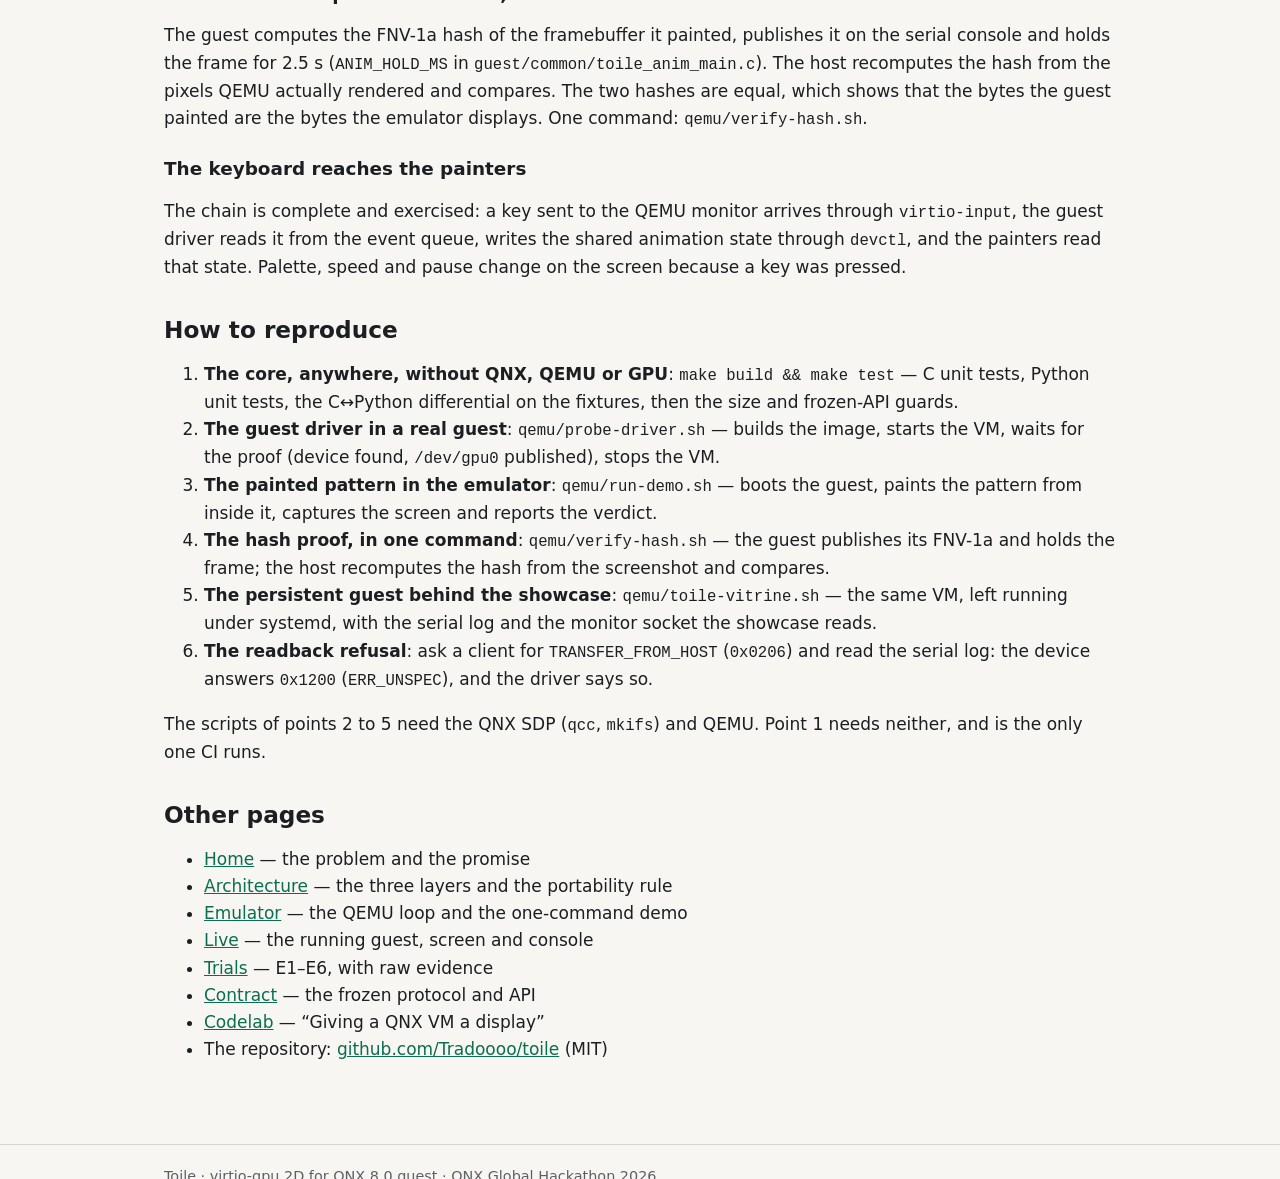
<file: site/limits.html>
<!DOCTYPE html>
<html lang="en">
<head>
  <meta charset="utf-8">
  <meta name="viewport" content="width=device-width, initial-scale=1">
  <title>Toile — limits</title>
  <meta name="description" content="What Toile has not proven: no 3D, no 2D host-to-guest readback, an unfinished Screen path, a demo-grade live guest, and the exact boundary between what is measured and what is not.">
  <link rel="stylesheet" href="assets/style.css">
</head>
<body>
<header class="site"><div class="wrap">
  <span class="brand">Toile</span>
  <button id="nav-toggle" aria-expanded="false" aria-controls="nav">menu</button>
  <nav id="nav" aria-label="Main">
    <a href="index.html">Home</a>
    <a href="architecture.html">Architecture</a>
    <a href="emulator.html">Emulator</a>
    <a href="emulator-live.html">Live</a>
    <a href="trials.html">Trials</a>
    <a href="contract.html">Contract</a>
    <a href="codelab.html">Codelab</a>
    <a href="limits.html" aria-current="page">Limits</a>
  </nav>
</div></header>

<main>
  <h1>Limits</h1>
  <p class="lede">This page is the inverse of the other ones: it lists what the project has
  <strong>not</strong> proven. Every line below comes from a measurement, from a reading of the
  virtio-gpu standard, or from a source file in this repository. Where a result is missing, it is
  written as missing. Nothing here is a roadmap item or a promise.</p>

  <div class="promise"><p>The guest paints into the emulator: that part is measured. A full QNX
  desktop driven by the Screen path: that part is not finished. This page is the distance between
  the two.</p></div>

  <h2>Proven / Not proven</h2>
  <table>
    <tr><th>Proven</th><th>Not proven</th></tr>
    <tr>
      <td>The typed API is frozen: 28 public signatures in <code>CONTRACT.md</code> &sect;10, plus
      the typed <code>devctl</code> of <code>/dev/gpu0</code> (<code>0x50</code>&ndash;<code>0x55</code>).</td>
      <td><strong>No 3D.</strong> The emulator has no virgl renderer, so the 3D command family is
      out of reach; only the 2D command family works.</td>
    </tr>
    <tr>
      <td>The driver runs in a real QNX 8.0 guest: it enumerates <code>1af4/1050</code>,
      negotiates the device and publishes <code>/dev/gpu0</code>.</td>
      <td><strong>No host&rarr;guest readback in 2D.</strong> The virtio-gpu 2D command set has no
      <code>TRANSFER_FROM_HOST_2D</code>; the only host&rarr;guest transfer is the 3D one, which
      needs virgl. The driver announces the refusal instead of faking it.</td>
    </tr>
    <tr>
      <td>The test pattern painted by the guest is visible in the emulator: 1280&times;800, six
      colour bars.</td>
      <td><strong>The production path is not finished.</strong> The guest client maps the
      framebuffer through the physical address; the real Screen path would go through the resmgr
      <code>mmap</code> callout, which is only partially validated.</td>
    </tr>
    <tr>
      <td>The FNV-1a hash published by the guest equals the hash recomputed from the emulator's
      own screenshot.</td>
      <td><strong>The live guest is a demo.</strong> Its QEMU used to be killed every
      1&ndash;2&nbsp;minutes while it was launched outside systemd; it now runs under a systemd
      user unit and has stayed up since. The exact origin of the earlier SIGTERMs was never
      established.</td>
    </tr>
    <tr>
      <td>The virtio-input keyboard path: a real key reaches the guest, updates the shared
      animation state, and the painters follow.</td>
      <td><strong>The showcase is slower than the guest.</strong> It captures the emulator screen
      about 7 times per second (the QEMU monitor <code>screendump</code> is the bottleneck); the
      guest paints at 30&nbsp;im/s.</td>
    </tr>
    <tr>
      <td>The portable core is deterministic: the same sequence gives the same state hash, byte for
      byte, and the C and Python twins agree.</td>
      <td><strong>One shared framebuffer.</strong> Three clients own three bands, each presents its
      own rectangle. There is no compositor, no Z-order, no damage tracking, no per-client
      isolation.</td>
    </tr>
    <tr>
      <td>CI builds the core and runs the unit tests, the differential and the guards.</td>
      <td><strong>The E-series of trials is not in CI.</strong> It runs on a developer workstation
      with the QNX SDP; CI builds and unit-tests the core only.</td>
    </tr>
  </table>

  <h2>What is not proven, item by item</h2>

  <h3>No 3D</h3>
  <p>The emulator's <code>virtio-gpu</code> device is started without virgl. Without that renderer
  the device answers nothing to the 3D command family, so Toile implements and exercises the 2D
  family only: resources, backing, scanouts, flush, cursor. Nothing in this repository claims a
  3D path, and nothing has been measured on one.</p>

  <h3>No host&rarr;guest readback in 2D</h3>
  <p>The virtio-gpu 2D command set contains one transfer, <code>TRANSFER_TO_HOST_2D</code>
  (<code>0x0105</code>), and it is guest&rarr;host. There is no
  <code>TRANSFER_FROM_HOST_2D</code>: the host&rarr;guest copy belongs to
  <code>TRANSFER_FROM_HOST</code> (<code>0x0206</code>), in the 3D family, and it needs virgl. When
  a client asks for it, the device answers <code>0x1200</code> (<code>ERR_UNSPEC</code>) and the
  driver reports the refusal explicitly. No fallback path fabricates a readback.</p>

  <h3>The Screen display driver path is not finished</h3>
  <p>What runs today is a client that maps the framebuffer through its physical address
  (<code>MAP_PHYS</code>) and paints into it, then asks the driver to present a rectangle. The
  production path for a QNX desktop is different: the display driver would take the framebuffer
  from the resource manager through the <code>mmap</code> callout, so that a client cannot write
  anywhere in the picture. That callout is only partially validated; the display-driver skeleton
  compiles and links against the real Screen interface, but its integration is not tested.</p>

  <h3>The live guest is a demo</h3>
  <p>The guest shown on the <a href="emulator-live.html">live page</a> runs on a developer
  workstation, supervised by the systemd user unit <code>toile-qemu.service</code>. While the
  virtual machine was launched outside systemd it was killed every one or two minutes by a
  process that was never identified; since it is supervised by systemd it has stayed up for
  hours, while another project on the same machine keeps restarting its own guest on purpose.
  The showcase is still a demonstration environment, not a service: it lives on a workstation
  that also runs memory-hungry jobs.</p>

  <h3>The showcase samples the screen, the guest paints it</h3>
  <p>The web showcase reads the emulator screen through the QEMU monitor
  (<code>screendump</code>), which gives about 7 captures per second. The guest paints at 30
  images per second. What the page shows is therefore a sampled, decimated view of the animation,
  not the animation itself. The bottleneck is the monitor command, not the driver.</p>

  <h3>One framebuffer, three clients, no compositor</h3>
  <p>The guest clients paint one shared framebuffer. Three clients own three bands, and each one
  presents its own rectangle. There is no compositor, no Z-order between clients, no damage
  tracking, and no isolation: a client that mapped the framebuffer can write outside its band.
  The bands are a convention between cooperating clients, not an enforced boundary.</p>

  <h3>The trials are not automated</h3>
  <p>The E-series of trials needs the QNX SDP and QEMU, so it runs on a developer workstation with
  <code>qcc</code> and <code>mkifs</code>. CI builds and unit-tests the portable core only: the C
  core, the Python twin, the differential and the guards. A green CI run therefore says nothing
  about the guest driver, about QEMU, or about the trials.</p>

  <h2>What IS proven</h2>

  <h3>The typed API is frozen</h3>
  <p>28 public signatures are frozen in <code>CONTRACT.md</code> &sect;10 and mirrored in
  <code>core/include/toile/</code> and <code>host/toile/</code>. On the guest side,
  <code>/dev/gpu0</code> exposes a typed <code>devctl</code> API: <code>INFO</code>,
  <code>FB</code>, <code>PRESENT</code>, <code>MIRE</code>, <code>ANIM_GET</code>,
  <code>ANIM_SET</code>. The CI guard <code>.github/checks/api-frozen.py</code> fails the build if
  one of them disappears.</p>

  <h3>The driver runs in a real QNX 8.0 guest</h3>
  <p>Under QEMU with <code>-device virtio-gpu-pci</code>, the guest driver finds
  <code>1af4/1050</code> on the PCI bus, gets an answer to <code>GET_DISPLAY_INFO</code> (scanout 0,
  1280&times;800), gets <code>RESOURCE_CREATE_2D</code> with backing and <code>SET_SCANOUT</code>
  accepted, and publishes <code>/dev/gpu0</code>. An ordinary client opens it, queries it and
  paints.</p>

  <h3>The guest-painted pattern is visible in the emulator</h3>
  <p>The test pattern is painted inside the guest, not injected from the host. The emulator window
  shows it: 1280&times;800, the scanout mode, six solid colour bars. The capture is made
  headless, through VNC and the monitor <code>screendump</code>.</p>

  <h3>The hash of the picture matches, on both sides</h3>
  <p>The guest computes the FNV-1a hash of the framebuffer it painted, publishes it on the serial
  console and holds the frame for 2.5&nbsp;s (<code>ANIM_HOLD_MS</code> in
  <code>guest/common/toile_anim_main.c</code>). The host recomputes the hash from the pixels QEMU
  actually rendered and compares. The two hashes are equal, which shows that the bytes the guest
  painted are the bytes the emulator displays. One command:
  <code>qemu/verify-hash.sh</code>.</p>

  <h3>The keyboard reaches the painters</h3>
  <p>The chain is complete and exercised: a key sent to the QEMU monitor arrives through
  <code>virtio-input</code>, the guest driver reads it from the event queue, writes the shared
  animation state through <code>devctl</code>, and the painters read that state. Palette, speed and
  pause change on the screen because a key was pressed.</p>

  <h2>How to reproduce</h2>
  <ol>
    <li><strong>The core, anywhere, without QNX, QEMU or GPU</strong>:
    <code>make build &amp;&amp; make test</code> &mdash; C unit tests, Python unit tests, the
    C&harr;Python differential on the fixtures, then the size and frozen-API guards.</li>
    <li><strong>The guest driver in a real guest</strong>:
    <code>qemu/probe-driver.sh</code> &mdash; builds the image, starts the VM, waits for the proof
    (device found, <code>/dev/gpu0</code> published), stops the VM.</li>
    <li><strong>The painted pattern in the emulator</strong>:
    <code>qemu/run-demo.sh</code> &mdash; boots the guest, paints the pattern from inside it,
    captures the screen and reports the verdict.</li>
    <li><strong>The hash proof, in one command</strong>:
    <code>qemu/verify-hash.sh</code> &mdash; the guest publishes its FNV-1a and holds the frame;
    the host recomputes the hash from the screenshot and compares.</li>
    <li><strong>The persistent guest behind the showcase</strong>:
    <code>qemu/toile-vitrine.sh</code> &mdash; the same VM, left running under systemd, with the
    serial log and the monitor socket the showcase reads.</li>
    <li><strong>The readback refusal</strong>: ask a client for
    <code>TRANSFER_FROM_HOST</code> (<code>0x0206</code>) and read the serial log: the device
    answers <code>0x1200</code> (<code>ERR_UNSPEC</code>), and the driver says so.</li>
  </ol>
  <p>The scripts of points 2 to 5 need the QNX SDP (<code>qcc</code>, <code>mkifs</code>) and
  QEMU. Point 1 needs neither, and is the only one CI runs.</p>

  <h2>Other pages</h2>
  <ul>
    <li><a href="index.html">Home</a> &mdash; the problem and the promise</li>
    <li><a href="architecture.html">Architecture</a> &mdash; the three layers and the portability rule</li>
    <li><a href="emulator.html">Emulator</a> &mdash; the QEMU loop and the one-command demo</li>
    <li><a href="emulator-live.html">Live</a> &mdash; the running guest, screen and console</li>
    <li><a href="trials.html">Trials</a> &mdash; E1&ndash;E6, with raw evidence</li>
    <li><a href="contract.html">Contract</a> &mdash; the frozen protocol and API</li>
    <li><a href="codelab.html">Codelab</a> &mdash; &ldquo;Giving a QNX VM a display&rdquo;</li>
    <li>The repository: <a href="https://github.com/Tradoooo/toile">github.com/Tradoooo/toile</a>
    (MIT)</li>
  </ul>
</main>

<footer class="site"><div class="wrap">Toile &middot; virtio-gpu 2D for QNX 8.0 guest &middot; QNX Global Hackathon 2026</div></footer>
<script src="assets/site.js"></script>
</body>
</html>
</file>
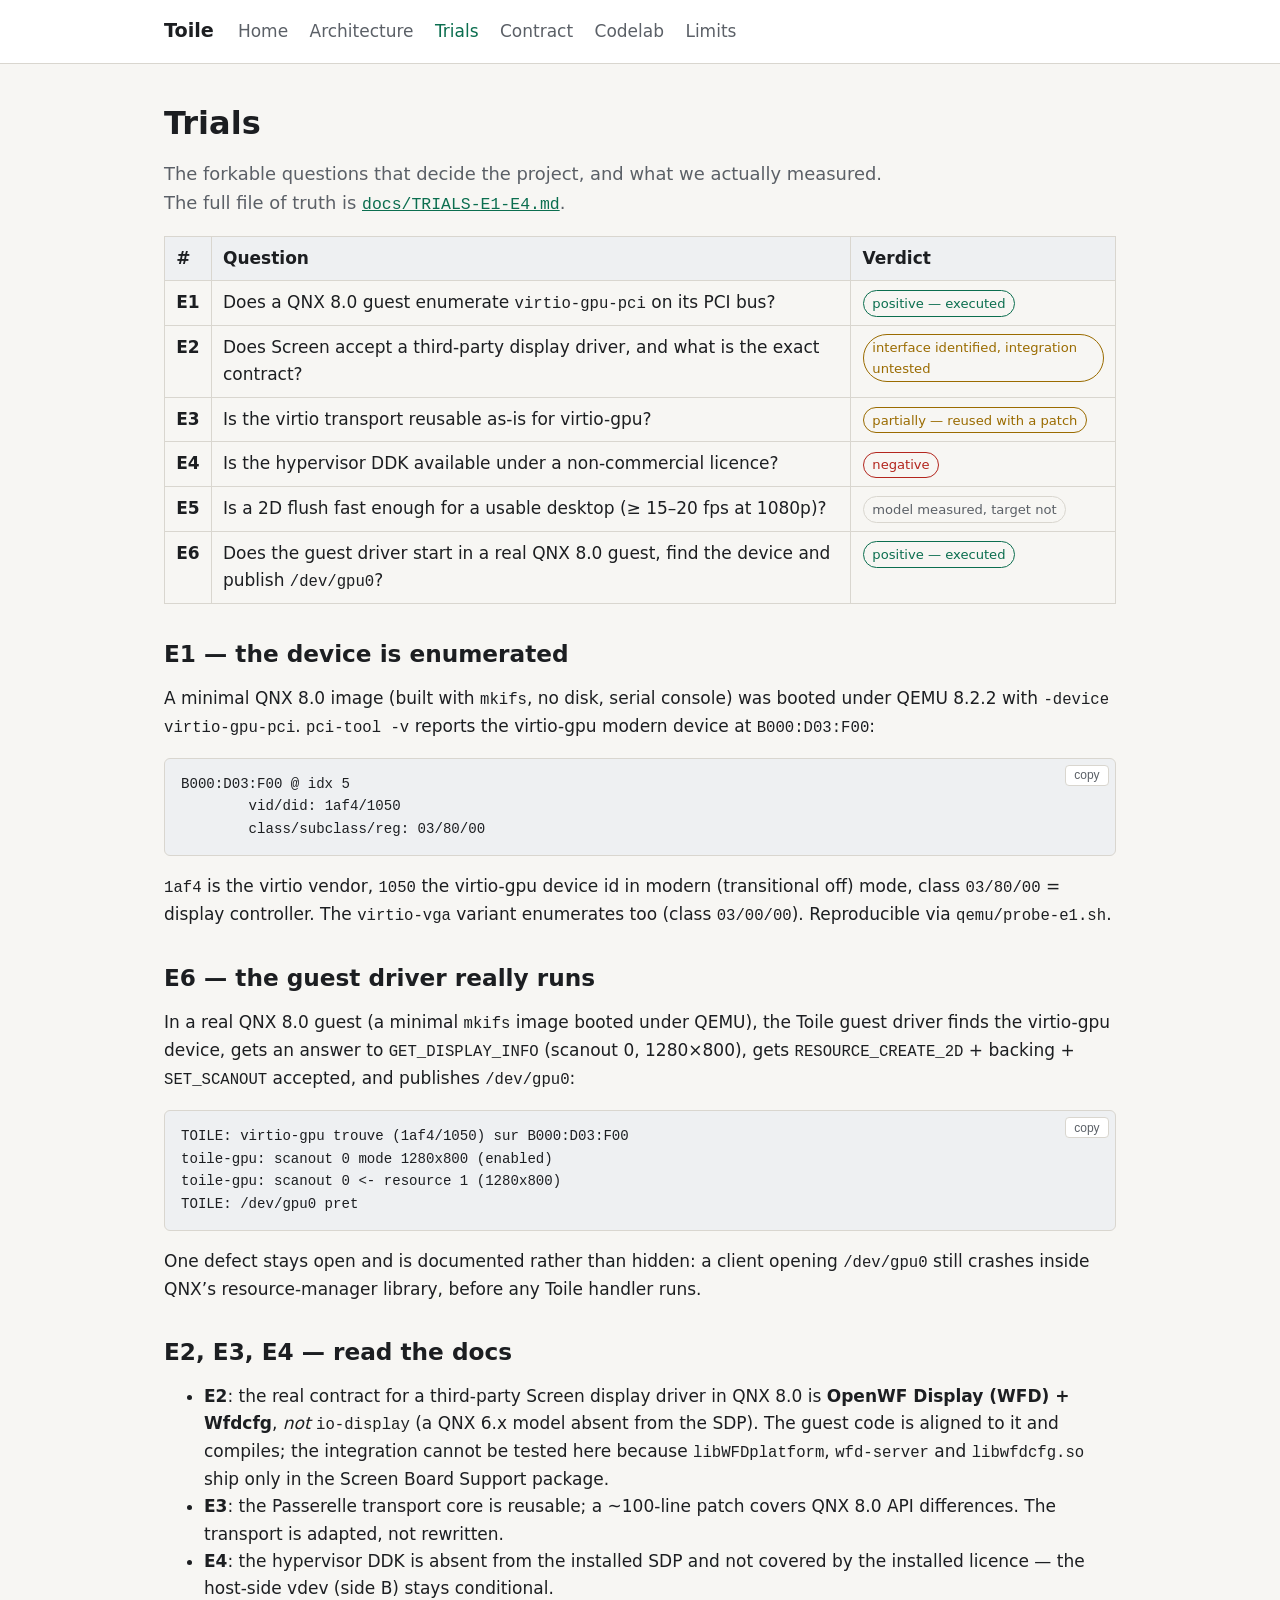
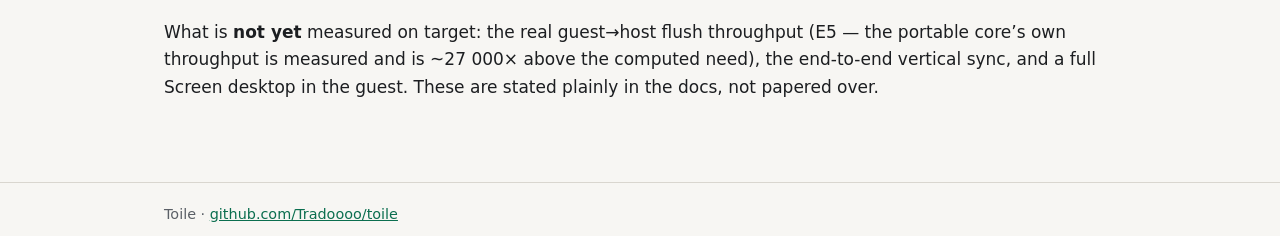
<file: site/trials.html>
<!DOCTYPE html>
<html lang="en">
<head>
  <meta charset="utf-8">
  <meta name="viewport" content="width=device-width, initial-scale=1">
  <title>Toile — trials (E1–E5)</title>
  <meta name="description" content="The factual status of Toile's validation trials E1 through E5, with raw evidence.">
  <link rel="stylesheet" href="assets/style.css">
</head>
<body>
<header class="site"><div class="wrap">
  <span class="brand">Toile</span>
  <button id="nav-toggle" aria-expanded="false" aria-controls="nav">menu</button>
  <nav id="nav" aria-label="Main">
    <a href="index.html">Home</a>
    <a href="architecture.html">Architecture</a>
    <a href="trials.html" aria-current="page">Trials</a>
    <a href="contract.html">Contract</a>
    <a href="codelab.html">Codelab</a>
    <a href="limits.html">Limits</a>
  </nav>
</div></header>

<main>
  <h1>Trials</h1>
  <p class="lede">The forkable questions that decide the project, and what we actually measured.
  The full file of truth is <a href="https://github.com/Tradoooo/toile/blob/main/docs/TRIALS-E1-E4.md"><code>docs/TRIALS-E1-E4.md</code></a>.</p>

  <table>
    <tr><th>#</th><th>Question</th><th>Verdict</th></tr>
    <tr><td><strong>E1</strong></td><td>Does a QNX 8.0 guest enumerate <code>virtio-gpu-pci</code> on its PCI bus?</td><td><span class="badge pos">positive — executed</span></td></tr>
    <tr><td><strong>E2</strong></td><td>Does Screen accept a third-party display driver, and what is the exact contract?</td><td><span class="badge part">interface identified, integration untested</span></td></tr>
    <tr><td><strong>E3</strong></td><td>Is the virtio transport reusable as-is for virtio-gpu?</td><td><span class="badge part">partially — reused with a patch</span></td></tr>
    <tr><td><strong>E4</strong></td><td>Is the hypervisor DDK available under a non-commercial licence?</td><td><span class="badge neg">negative</span></td></tr>
    <tr><td><strong>E5</strong></td><td>Is a 2D flush fast enough for a usable desktop (&ge; 15&ndash;20 fps at 1080p)?</td><td><span class="badge na">model measured, target not</span></td></tr>
    <tr><td><strong>E6</strong></td><td>Does the guest driver start in a real QNX 8.0 guest, find the device and publish <code>/dev/gpu0</code>?</td><td><span class="badge pos">positive — executed</span></td></tr>
  </table>

  <h2>E1 — the device is enumerated</h2>
  <p>A minimal QNX 8.0 image (built with <code>mkifs</code>, no disk, serial console) was booted under
  QEMU 8.2.2 with <code>-device virtio-gpu-pci</code>. <code>pci-tool -v</code> reports the virtio-gpu
  modern device at <code>B000:D03:F00</code>:</p>
  <pre><code>B000:D03:F00 @ idx 5
	vid/did: 1af4/1050
	class/subclass/reg: 03/80/00</code></pre>
  <p><code>1af4</code> is the virtio vendor, <code>1050</code> the virtio-gpu device id in modern (transitional
  off) mode, class <code>03/80/00</code> = display controller. The <code>virtio-vga</code> variant enumerates
  too (class <code>03/00/00</code>). Reproducible via <code>qemu/probe-e1.sh</code>.</p>

  <h2>E6 — the guest driver really runs</h2>
  <p>In a real QNX 8.0 guest (a minimal <code>mkifs</code> image booted under QEMU), the Toile guest
  driver finds the virtio-gpu device, gets an answer to <code>GET_DISPLAY_INFO</code> (scanout 0,
  1280&times;800), gets <code>RESOURCE_CREATE_2D</code> + backing + <code>SET_SCANOUT</code> accepted,
  and publishes <code>/dev/gpu0</code>:</p>
  <pre><code>TOILE: virtio-gpu trouve (1af4/1050) sur B000:D03:F00
toile-gpu: scanout 0 mode 1280x800 (enabled)
toile-gpu: scanout 0 &lt;- resource 1 (1280x800)
TOILE: /dev/gpu0 pret</code></pre>
  <p>One defect stays open and is documented rather than hidden: a client opening <code>/dev/gpu0</code>
  still crashes inside QNX&rsquo;s resource-manager library, before any Toile handler runs.</p>

  <h2>E2, E3, E4 — read the docs</h2>
  <ul>
    <li><strong>E2</strong>: the real contract for a third-party Screen display driver in QNX 8.0 is
    <strong>OpenWF Display (WFD) + Wfdcfg</strong>, <em>not</em> <code>io-display</code> (a QNX 6.x model
    absent from the SDP). The guest code is aligned to it and compiles; the integration cannot be
    tested here because <code>libWFDplatform</code>, <code>wfd-server</code> and
    <code>libwfdcfg.so</code> ship only in the Screen Board Support package.</li>
    <li><strong>E3</strong>: the Passerelle transport core is reusable; a ~100-line patch covers QNX 8.0 API
    differences. The transport is adapted, not rewritten.</li>
    <li><strong>E4</strong>: the hypervisor DDK is absent from the installed SDP and not covered by the
    installed licence — the host-side vdev (side B) stays conditional.</li>
  </ul>

  <p>What is <strong>not yet</strong> measured on target: the real guest&rarr;host flush throughput (E5 &mdash;
  the portable core&rsquo;s own throughput is measured and is ~27 000&times; above the computed need), the
  end-to-end vertical sync, and a full Screen desktop in the guest. These are stated plainly in the docs,
  not papered over.</p>
</main>

<footer class="site"><div class="wrap">Toile &middot; <a href="https://github.com/Tradoooo/toile">github.com/Tradoooo/toile</a></div></footer>
<script src="assets/site.js"></script>
</body>
</html>
</file>
<file: site/assets/style.css>
/* Toile — project site. Vanilla CSS, no external fonts, no CDN. */
:root {
  --bg: #f7f6f3;
  --fg: #1c1e21;
  --muted: #5b6067;
  --accent: #0b6e4f;
  --accent-ink: #ffffff;
  --panel: #ffffff;
  --border: #d9d6cf;
  --code-bg: #eef0f2;
  --ok: #0b6e4f;
  --warn: #9a6b00;
  --err: #b3261e;
  --maxw: 62rem;
}

@media (prefers-color-scheme: dark) {
  :root {
    --bg: #121417;
    --fg: #e8e9eb;
    --muted: #a0a6ad;
    --accent: #4fc89a;
    --accent-ink: #08211a;
    --panel: #1b1e23;
    --border: #2e3339;
    --code-bg: #23272d;
    --ok: #6fdcb4;
    --warn: #f2c14e;
    --err: #ff8a7a;
  }
}

* { box-sizing: border-box; }

html { -webkit-text-size-adjust: 100%; }

body {
  margin: 0;
  font: 17px/1.6 system-ui, -apple-system, "Segoe UI", Roboto, Helvetica, Arial, sans-serif;
  color: var(--fg);
  background: var(--bg);
}

a { color: var(--accent); }
a:hover { text-decoration-thickness: 2px; }

header.site {
  border-bottom: 1px solid var(--border);
  background: var(--panel);
}
header.site .wrap {
  max-width: var(--maxw);
  margin: 0 auto;
  padding: 1rem 1.25rem;
  display: flex;
  align-items: baseline;
  gap: 1.5rem;
  flex-wrap: wrap;
}
header.site .brand { font-weight: 700; font-size: 1.2rem; color: var(--fg); }
header.site nav a { color: var(--muted); text-decoration: none; margin-right: 1rem; }
header.site nav a[aria-current="page"],
header.site nav a:hover { color: var(--accent); }

main { max-width: var(--maxw); margin: 0 auto; padding: 2.5rem 1.25rem 4rem; }

h1, h2, h3 { line-height: 1.2; }
h1 { font-size: 2rem; margin: 0 0 .5rem; }
h2 { font-size: 1.45rem; margin: 2.2rem 0 .6rem; }
h3 { font-size: 1.15rem; margin: 1.6rem 0 .4rem; }

.lede { font-size: 1.12rem; color: var(--muted); max-width: 46rem; }

.promise {
  border-left: 4px solid var(--accent);
  background: var(--panel);
  padding: .9rem 1.1rem;
  margin: 1.5rem 0;
  border-radius: 0 6px 6px 0;
}
.promise p { margin: 0; font-size: 1.08rem; }

figure { margin: 1.5rem 0; text-align: center; }
figure svg { max-width: 100%; height: auto; }
figcaption { color: var(--muted); font-size: .9rem; margin-top: .4rem; }

pre {
  background: var(--code-bg);
  border: 1px solid var(--border);
  border-radius: 6px;
  padding: .9rem 1rem;
  overflow-x: auto;
  font-family: ui-monospace, "SFMono-Regular", "Cascadia Code", Menlo, Consolas, monospace;
  font-size: .88rem;
}
code { font-family: ui-monospace, "SFMono-Regular", Menlo, Consolas, monospace; font-size: .92em; }
pre code { font-size: 1em; }

table { border-collapse: collapse; width: 100%; margin: 1rem 0; }
th, td { border: 1px solid var(--border); padding: .5rem .7rem; text-align: left; vertical-align: top; }
th { background: var(--code-bg); }

.badge { display: inline-block; padding: .12rem .55rem; border-radius: 999px; font-size: .82rem; border: 1px solid var(--border); }
.badge.pos { color: var(--ok); border-color: var(--ok); }
.badge.neg { color: var(--err); border-color: var(--err); }
.badge.part { color: var(--warn); border-color: var(--warn); }
.badge.na  { color: var(--muted); }

.grid { display: grid; grid-template-columns: repeat(auto-fit, minmax(17rem, 1fr)); gap: 1rem; margin: 1.2rem 0; }
.card { background: var(--panel); border: 1px solid var(--border); border-radius: 8px; padding: 1rem 1.1rem; }
.card h3 { margin-top: 0; }

footer.site {
  border-top: 1px solid var(--border);
  color: var(--muted);
  font-size: .9rem;
}
footer.site .wrap {
  max-width: var(--maxw);
  margin: 0 auto;
  padding: 1.25rem;
}

:focus-visible { outline: 2px solid var(--accent); outline-offset: 2px; }

@media (max-width: 40rem) {
  header.site .wrap { gap: .6rem; }
  header.site nav a { margin-right: .7rem; }
  h1 { font-size: 1.55rem; }
}
/* code copy button (added by site.js) */
button.copy {
  position: absolute;
  top: .4rem;
  right: .4rem;
  font-size: .75rem;
  padding: .15rem .5rem;
  border: 1px solid var(--border);
  border-radius: 4px;
  background: var(--panel);
  color: var(--muted);
  cursor: pointer;
}
button.copy:hover { color: var(--accent); border-color: var(--accent); }

/* mobile nav */
#nav-toggle { display: none; background: none; border: 1px solid var(--border); border-radius: 6px; color: var(--fg); padding: .3rem .6rem; cursor: pointer; }
@media (max-width: 40rem) {
  #nav-toggle { display: inline-block; }
  header.site nav { display: none; }
  header.site nav.open { display: flex; flex-direction: column; width: 100%; gap: .2rem; }
}
</file>
